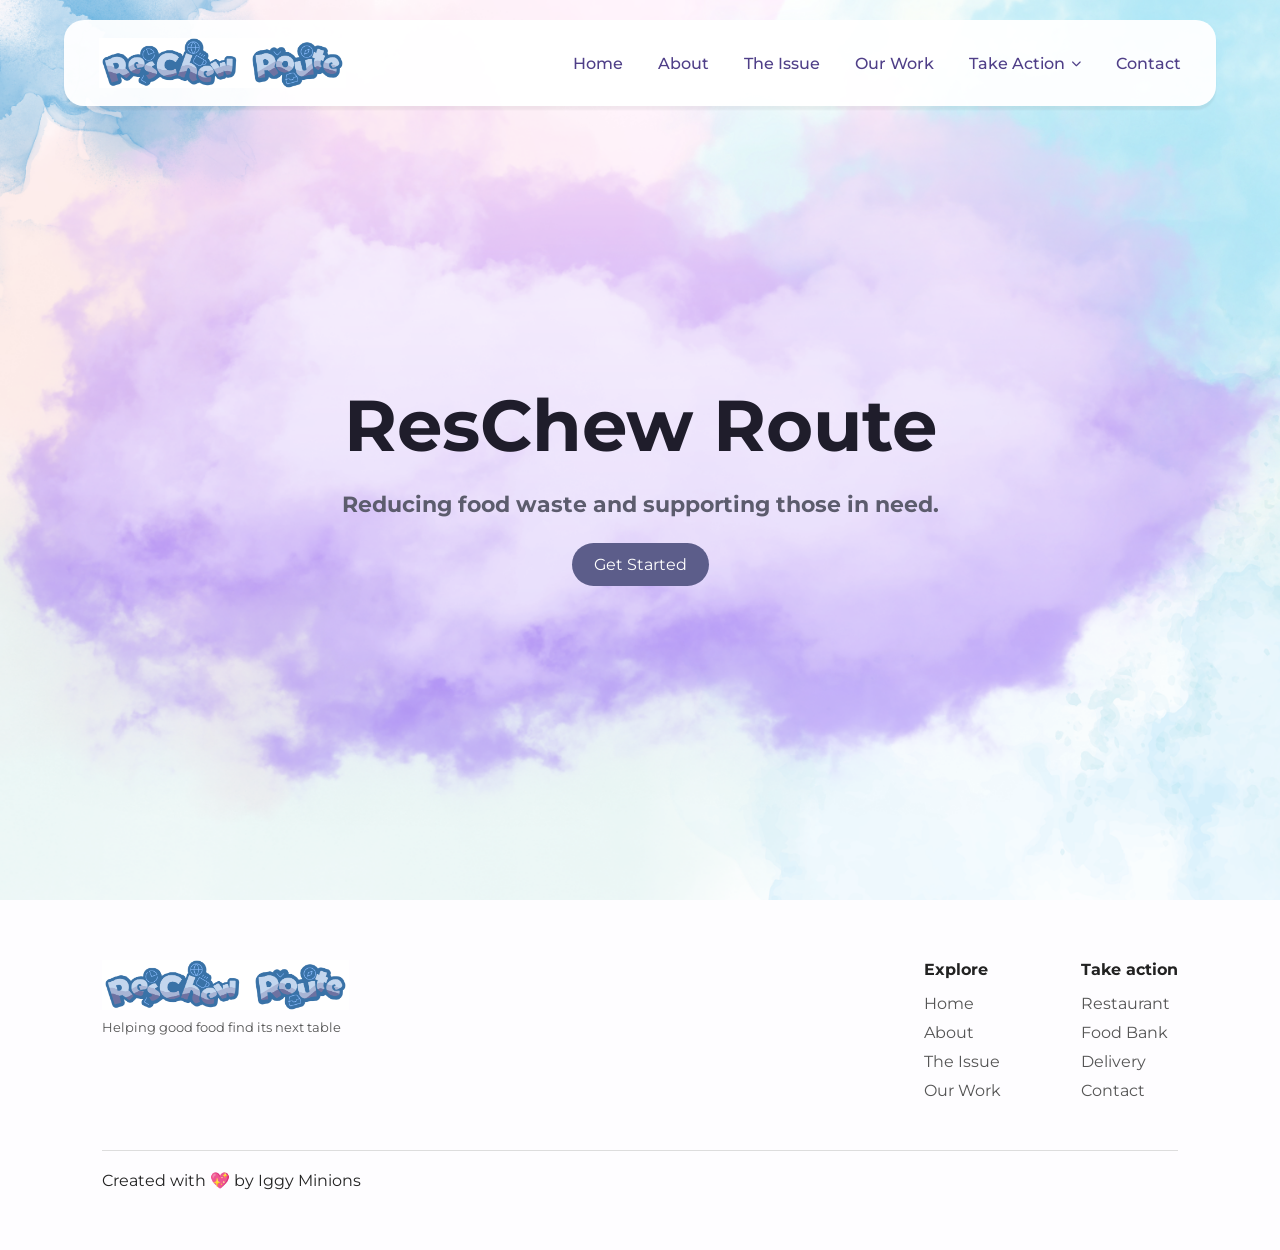
<file: templates/index.html>
<!DOCTYPE html>
<html lang="en-US">

<head>
    <meta charset="UTF-8">
    <meta name="viewport" content="width=device-width, initial-scale=1.0">
    <title>ResChew Route</title>
    <link rel="stylesheet" href="../static/style.css">
    <link href="https://fonts.googleapis.com/css2?family=Inter:wght@300;400;500;600;700;800&display=swap"
        rel="stylesheet">
    <link rel="preconnect" href="https://fonts.googleapis.com">
    <link rel="preconnect" href="https://fonts.gstatic.com" crossorigin>
    <link href="https://fonts.googleapis.com/css2?family=Montserrat:ital,wght@0,100..900;1,100..900&display=swap"
        rel="stylesheet">
    <link rel="stylesheet" href="https://cdnjs.cloudflare.com/ajax/libs/font-awesome/6.5.1/css/all.min.css">
</head>

<body>
    <header class="header">
        <nav class="navbar">
            <div class="logo">
                <img src="../imgs/Logo3.png" alt="ResChew Meal">
            </div>
            <ul class="nav-links">
                <li><a href="index.html">Home</a></li>
                <li><a href="about.html">About</a></li>
                <li><a href="issue.html">The Issue</a></li>
                <li><a href="ourwork.html">Our Work</a></li>
                <li class="dropdown">
                    <a href="#" class="dropdown-toggle">Take Action<i class="fa-solid fa-chevron-down"></i></a>
                    <ul class="dropdown-menu">
                        <li><a href="restaurant.html">Restaurant</a></li>
                        <li><a href="foodbank.html">Food Bank</a></li>
                        <li><a href="delivery.html">Delivery</a></li>
                    </ul>
                </li>
                <li><a href="contact.html">Contact</a></li>
            </ul>
        </nav>
    </header>
    <main>
        <section class="hero">
            <div class="hero-content">
                <h1>
                    ResChew Route
                    <br>
                </h1>
                <h4>
                    Reducing food waste and supporting those in need.
                </h4>
                <br><br>
                <a href="about.html">Get Started</a>
            </div>
        </section>
    </main>
    <footer>
        <div class="footer-container">
            <div class="footer-logo">
                <img src="../imgs/Logo3.png" alt="ResChew Meal">
                <p>Helping good food find its next table</p>
            </div>
            <div class="footer-links">
                <div>
                    <h4>Explore</h4>
                    <a href="index.html">Home</a>
                    <a href="about.html">About</a>
                    <a href="issue.html">The Issue</a>
                    <a href="ourwork.html">Our Work</a>
                </div>

                <div>
                    <h4>Take action</h4>
                    <a href="restaurant.html">Restaurant</a>
                    <a href="foodbank.html">Food Bank</a>
                    <a href="delivery.html">Delivery</a>
                    <a href="contact.html">Contact</a>
                </div>
            </div>
        </div>
        <hr>
        <p class="creator">
            Created with 💖 by Iggy Minions
        </p>
    </footer>

</body>

</html>
</file>
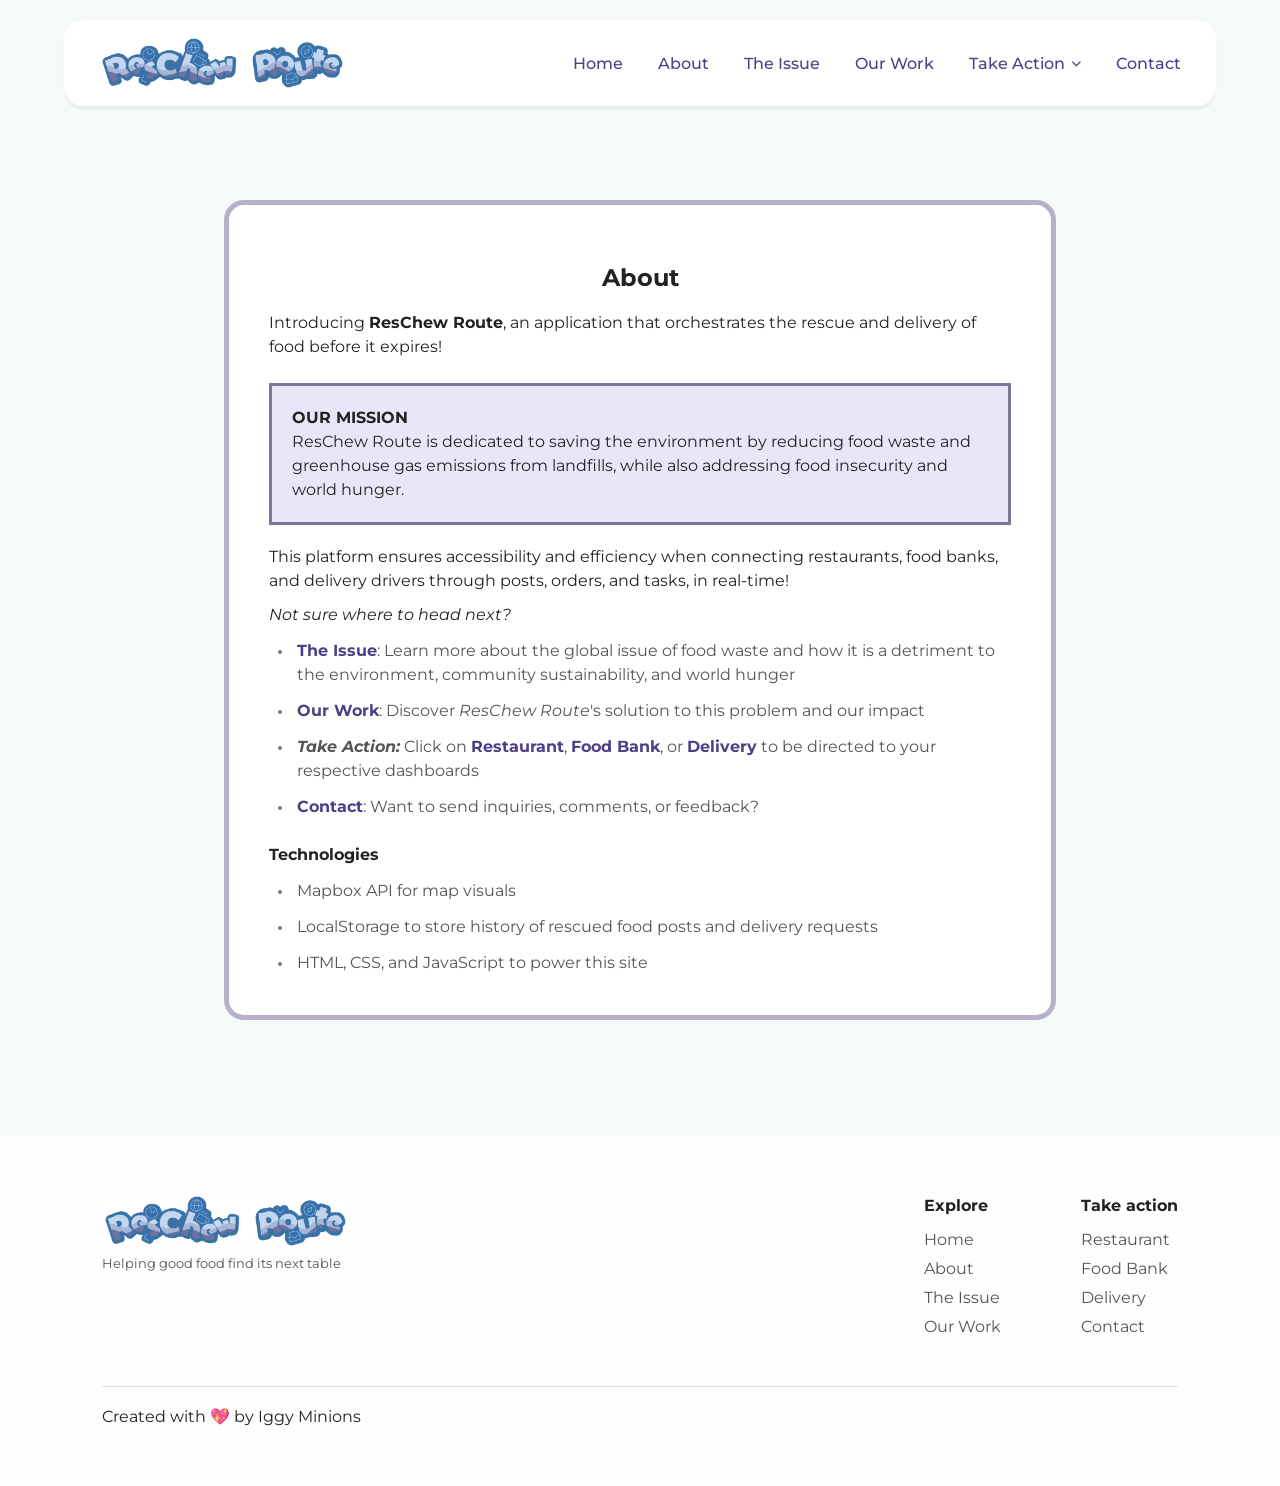
<file: templates/about.html>
<!DOCTYPE html>
<html lang="en-US">

<head>
    <meta charset="UTF-8">
    <meta name="viewport" content="width=device-width, initial-scale=1.0">
    <title>ResChew Route</title>
    <link rel="stylesheet" href="../static/style.css">
    <link href="https://fonts.googleapis.com/css2?family=Inter:wght@300;400;500;600;700;800&display=swap"
        rel="stylesheet">
    <link rel="preconnect" href="https://fonts.googleapis.com">
    <link rel="preconnect" href="https://fonts.gstatic.com" crossorigin>
    <link href="https://fonts.googleapis.com/css2?family=Montserrat:ital,wght@0,100..900;1,100..900&display=swap"
        rel="stylesheet">
    <link rel="stylesheet" href="https://cdnjs.cloudflare.com/ajax/libs/font-awesome/6.5.1/css/all.min.css">
</head>

<body>
    <header class="header">
        <nav class="navbar">
            <div class="logo">
                <img src="../imgs/Logo3.png" alt="ResChew Meal">
            </div>
            <ul class="nav-links">
                <li><a href="index.html">Home</a></li>
                <li><a href="about.html">About</a></li>
                <li><a href="issue.html">The Issue</a></li>
                <li><a href="ourwork.html">Our Work</a></li>
                <li class="dropdown">
                    <a href="#" class="dropdown-toggle">Take Action<i class="fa-solid fa-chevron-down"></i></a>
                    <ul class="dropdown-menu">
                        <li><a href="restaurant.html">Restaurant</a></li>
                        <li><a href="foodbank.html">Food Bank</a></li>
                        <li><a href="delivery.html">Delivery</a></li>
                    </ul>
                </li>
                <li><a href="contact.html">Contact</a></li>
            </ul>
        </nav>
    </header>
    <div class="guide">
        <h2>About</h2>
        <p>Introducing <strong>ResChew Route</strong>, an application that orchestrates the rescue and delivery of food before it expires!</p>
        <br>
        <div class="imp-notice">
            <p>
                <strong>OUR MISSION</strong><br>
                ResChew Route is dedicated to saving the environment by reducing food waste and greenhouse gas emissions from landfills, while also addressing food insecurity and world hunger. 
            </p>
        </div>
        <p>This platform ensures accessibility and efficiency when connecting restaurants, food banks, and delivery drivers through posts, orders, and tasks, in real-time!</p>
        <div class="about-next-steps">
            <p><em>Not sure where to head next?</em></p>
            <ul class="jot-points">
                <li><strong><a href="issue.html">The Issue</a></strong>: Learn more about the global issue of food waste and how it is a detriment to the environment, community sustainability, and world hunger</li>
                <li><strong><a href="ourwork.html">Our Work</a></strong>: Discover <em>ResChew Route</em>'s solution to this problem and our impact</li>
                <li><strong><em>Take Action:</em></strong> Click on <strong><a href="restaurant.html">Restaurant</a></strong>, <strong><a href="foodbank.html">Food Bank</a></strong>, or <strong><a href="delivery.html">Delivery</a></strong> to be directed to your respective dashboards</li>
                <li><strong><a href="contact.html">Contact</a></strong>: Want to send inquiries, comments, or feedback?</li>
            </ul>
        </div>
        <br>
        <p><strong>Technologies</strong></p>
        <ul class="jot-points">
            <li>Mapbox API for map visuals</li>
            <li>LocalStorage to store history of rescued food posts and delivery requests</li>
            <li>HTML, CSS, and JavaScript to power this site</li>
        </ul>
    </div>
    <br><br><br><br>
    <footer>
        <div class="footer-container">
            <div class="footer-logo">
                <img src="../imgs/Logo3.png" alt="ResChew Meal">
                <p>Helping good food find its next table</p>
            </div>
            <div class="footer-links">
                <div>
                    <h4>Explore</h4>
                    <a href="index.html">Home</a>
                    <a href="about.html">About</a>
                    <a href="issue.html">The Issue</a>
                    <a href="ourwork.html">Our Work</a>
                </div>

                <div>
                    <h4>Take action</h4>
                    <a href="restaurant.html">Restaurant</a>
                    <a href="foodbank.html">Food Bank</a>
                    <a href="delivery.html">Delivery</a>
                    <a href="contact.html">Contact</a>
                </div>
            </div>
        </div>
        <hr>
        <p class="creator">
            Created with 💖 by Iggy Minions 
        </p>
    </footer>

</body>

</html>
</file>
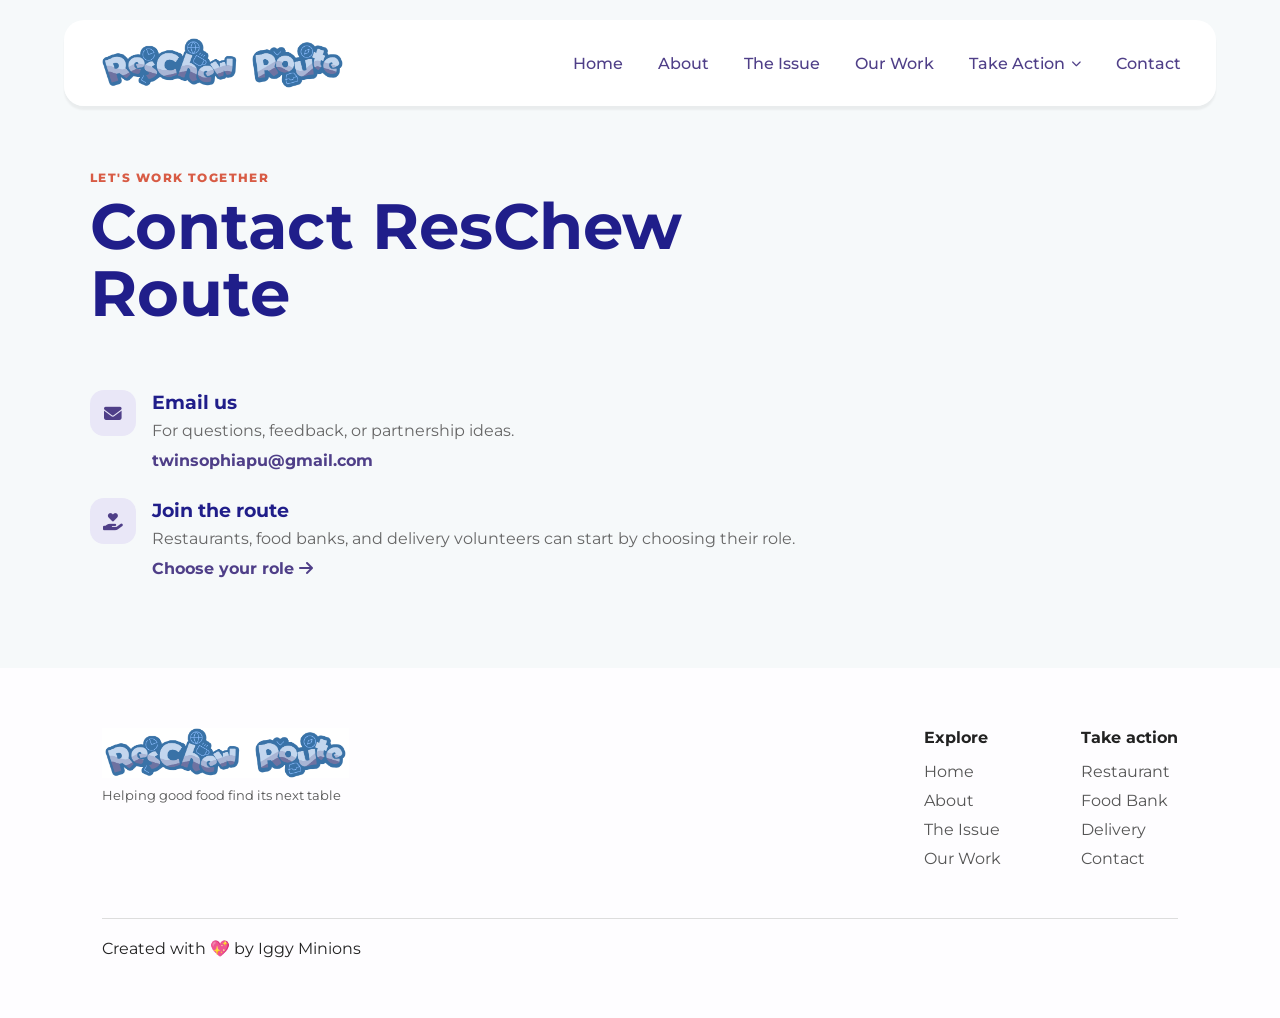
<file: templates/contact.html>
<!DOCTYPE html>
<html lang="en-US">

<head>
    <meta charset="UTF-8">
    <meta name="viewport" content="width=device-width, initial-scale=1.0">
    <title>ResChew Route</title>
    <link rel="stylesheet" href="../static/style.css">
    <link href="https://fonts.googleapis.com/css2?family=Inter:wght@300;400;500;600;700;800&display=swap"
        rel="stylesheet">
    <link rel="preconnect" href="https://fonts.googleapis.com">
    <link rel="preconnect" href="https://fonts.gstatic.com" crossorigin>
    <link href="https://fonts.googleapis.com/css2?family=Montserrat:ital,wght@0,100..900;1,100..900&display=swap"
        rel="stylesheet">
    <link rel="stylesheet" href="https://cdnjs.cloudflare.com/ajax/libs/font-awesome/6.5.1/css/all.min.css">
</head>

<body>
    <header class="header">
        <nav class="navbar">
            <div class="logo">
                <img src="../imgs/Logo3.png" alt="ResChew Meal">
            </div>
            <ul class="nav-links">
                <li><a href="index.html">Home</a></li>
                <li><a href="about.html">About</a></li>
                <li><a href="issue.html">The Issue</a></li>
                <li><a href="ourwork.html">Our Work</a></li>
                <li class="dropdown">
                    <a href="#" class="dropdown-toggle">Take Action<i class="fa-solid fa-chevron-down"></i></a>
                    <ul class="dropdown-menu">
                        <li><a href="restaurant.html">Restaurant</a></li>
                        <li><a href="foodbank.html">Food Bank</a></li>
                        <li><a href="delivery.html">Delivery</a></li>
                    </ul>
                </li>
                <li><a href="contact.html">Contact</a></li>
            </ul>
        </nav>
    </header>
    <main class="contact-page">
        <section class="contact-intro">
            <p class="eyebrow">Let's work together</p>
            <h1>Contact ResChew Route</h1>
        </section>

        <section class="contact-layout" aria-label="Contact information">
            <div class="contact-details">
                <div class="contact-detail">
                    <span class="contact-icon"><i class="fa-solid fa-envelope" aria-hidden="true"></i></span>
                    <div>
                        <h2>Email us</h2>
                        <p>For questions, feedback, or partnership ideas.</p>
                        <a href="mailto:twinsophiapu@gmail.com">twinsophiapu@gmail.com</a>
                    </div>
                </div>
                <div class="contact-detail">
                    <span class="contact-icon"><i class="fa-solid fa-hand-holding-heart" aria-hidden="true"></i></span>
                    <div>
                        <h2>Join the route</h2>
                        <p>Restaurants, food banks, and delivery volunteers can start by choosing their role.</p>
                        <a href="restaurant.html">Choose your role <i class="fa-solid fa-arrow-right" aria-hidden="true"></i></a>
                    </div>
                </div>
            </div>
        </section>
    </main>
    <footer>
        <div class="footer-container">
            <div class="footer-logo">
                <img src="../imgs/Logo3.png" alt="ResChew Meal">
                <p>Helping good food find its next table</p>
            </div>
            <div class="footer-links">
                <div>
                    <h4>Explore</h4>
                    <a href="index.html">Home</a>
                    <a href="about.html">About</a>
                    <a href="issue.html">The Issue</a>
                    <a href="ourwork.html">Our Work</a>
                </div>

                <div>
                    <h4>Take action</h4>
                    <a href="restaurant.html">Restaurant</a>
                    <a href="foodbank.html">Food Bank</a>
                    <a href="delivery.html">Delivery</a>
                    <a href="contact.html">Contact</a>
                </div>
            </div>
        </div>
        <hr>
        <p class="creator">
            Created with 💖 by Iggy Minions 
        </p>
    </footer>

</body>

</html>
</file>
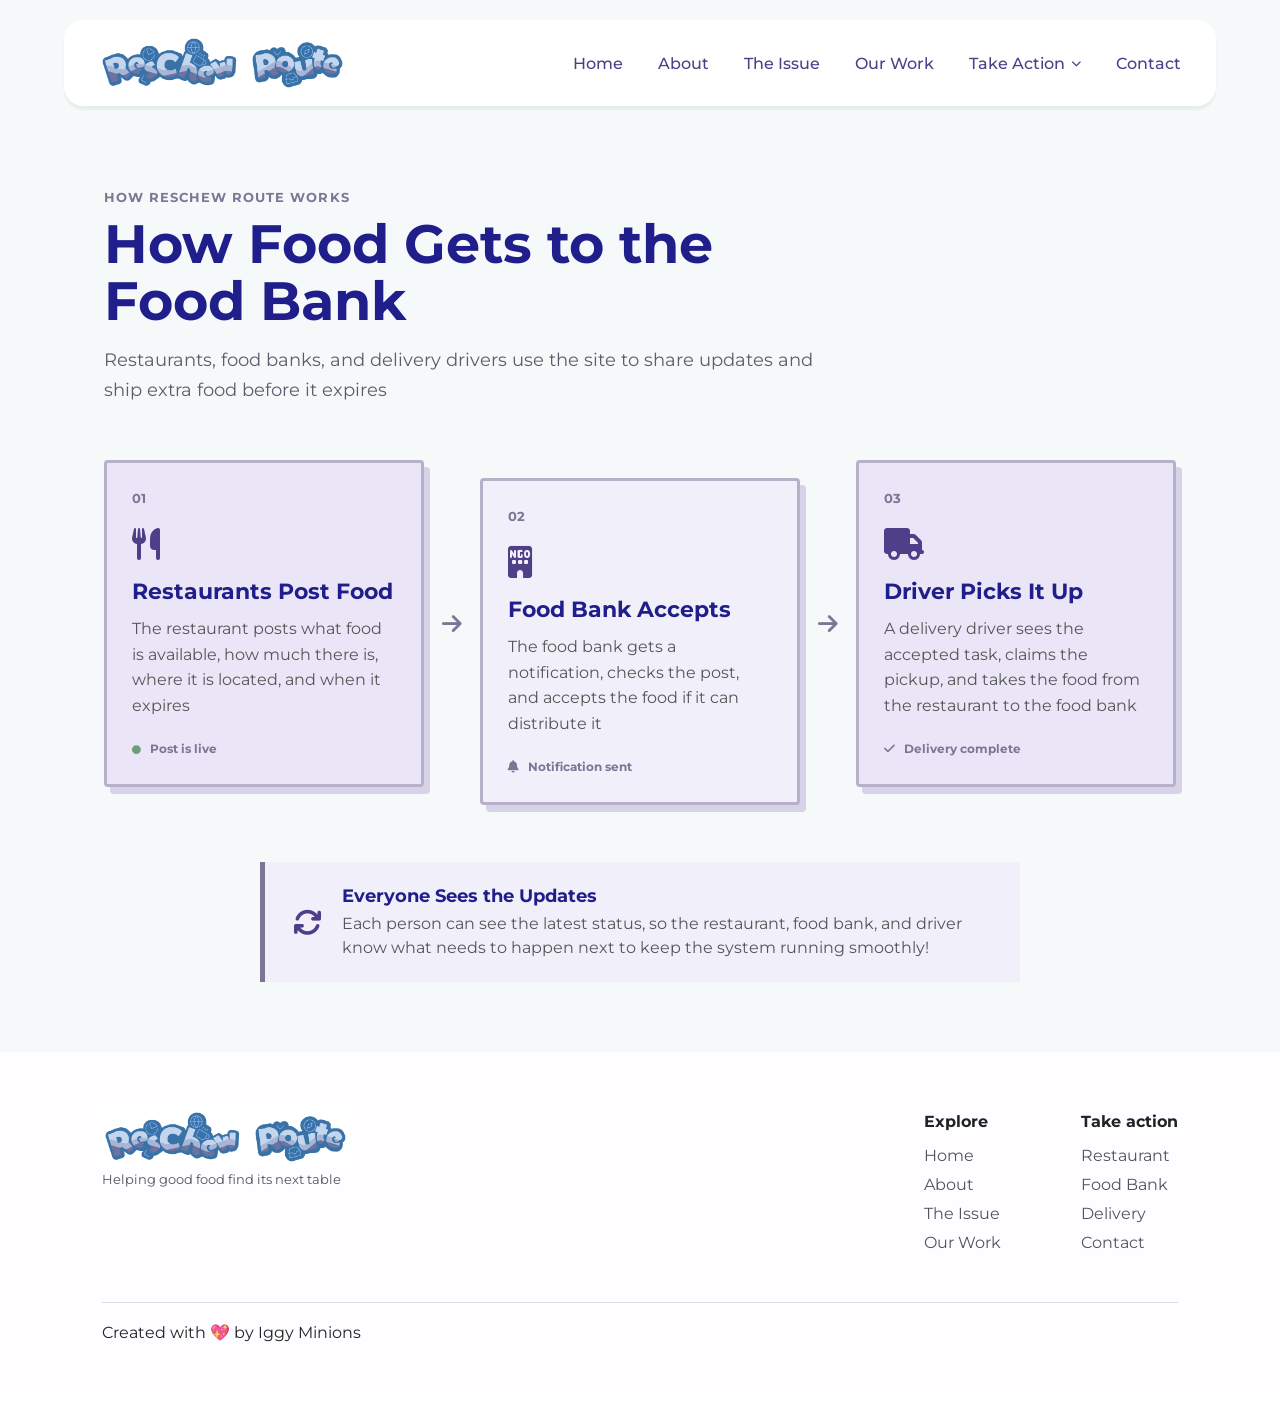
<file: templates/ourwork.html>
<!DOCTYPE html>
<html lang="en-US">

<head>
    <meta charset="UTF-8">
    <meta name="viewport" content="width=device-width, initial-scale=1.0">
    <title>ResChew Route</title>
    <link rel="stylesheet" href="../static/style.css">
    <link href="https://fonts.googleapis.com/css2?family=Inter:wght@300;400;500;600;700;800&display=swap"
        rel="stylesheet">
    <link rel="preconnect" href="https://fonts.googleapis.com">
    <link rel="preconnect" href="https://fonts.gstatic.com" crossorigin>
    <link href="https://fonts.googleapis.com/css2?family=Montserrat:ital,wght@0,100..900;1,100..900&display=swap"
        rel="stylesheet">
    <link rel="stylesheet" href="https://cdnjs.cloudflare.com/ajax/libs/font-awesome/6.5.1/css/all.min.css">
</head>

<body>
    <header class="header">
        <nav class="navbar">
            <div class="logo">
                <img src="../imgs/Logo3.png" alt="ResChew Meal">
            </div>
            <ul class="nav-links">
                <li><a href="index.html">Home</a></li>
                <li><a href="about.html">About</a></li>
                <li><a href="issue.html">The Issue</a></li>
                <li><a href="ourwork.html">Our Work</a></li>
                <li class="dropdown">
                    <a href="#" class="dropdown-toggle">Take Action<i class="fa-solid fa-chevron-down"></i></a>
                    <ul class="dropdown-menu">
                        <li><a href="restaurant.html">Restaurant</a></li>
                        <li><a href="foodbank.html">Food Bank</a></li>
                        <li><a href="delivery.html">Delivery</a></li>
                    </ul>
                </li>
                <li><a href="contact.html">Contact</a></li>
            </ul>
        </nav>
    </header>
    <main class="work-page">
        <section class="work-intro">
            <p class="work-kicker">How ResChew Route Works</p>
            <h1>How Food Gets to the Food Bank</h1>
            <p>Restaurants, food banks, and delivery drivers use the site to share updates and ship extra food before it expires</p>
        </section>

        <section class="work-flow" aria-label="Food rescue process">
            <article class="work-step">
                <div class="work-step-number">01</div>
                <i class="fa-solid fa-utensils work-step-icon"></i>
                <h2>Restaurants Post Food</h2>
                <p>The restaurant posts what food is available, how much there is, where it is located, and when it expires</p>
                <span class="work-status"><i class="fa-solid fa-circle"></i> Post is live</span>
            </article>
            <div class="work-connector" aria-hidden="true"><i class="fa-solid fa-arrow-right"></i></div>
            <article class="work-step">
                <div class="work-step-number">02</div>
                <i class="fa-solid fa-building-ngo work-step-icon"></i>
                <h2>Food Bank Accepts</h2>
                <p>The food bank gets a notification, checks the post, and accepts the food if it can distribute it</p>
                <span class="work-status"><i class="fa-solid fa-bell"></i> Notification sent</span>
            </article>
            <div class="work-connector" aria-hidden="true"><i class="fa-solid fa-arrow-right"></i></div>
            <article class="work-step">
                <div class="work-step-number">03</div>
                <i class="fa-solid fa-truck work-step-icon"></i>
                <h2>Driver Picks It Up</h2>
                <p>A delivery driver sees the accepted task, claims the pickup, and takes the food from the restaurant to the food bank</p>
                <span class="work-status"><i class="fa-solid fa-check"></i> Delivery complete</span>
            </article>
        </section>

        <section class="work-callout">
            <i class="fa-solid fa-arrows-rotate"></i>
            <div>
                <h2>Everyone Sees the Updates</h2>
                <p>Each person can see the latest status, so the restaurant, food bank, and driver know what needs to happen next to keep the system running smoothly!</p>
            </div>
        </section>
    </main>
    <footer>
        <div class="footer-container">
            <div class="footer-logo">
                <img src="../imgs/Logo3.png" alt="ResChew Meal">
                <p>Helping good food find its next table</p>
            </div>
            <div class="footer-links">
                <div>
                    <h4>Explore</h4>
                    <a href="index.html">Home</a>
                    <a href="about.html">About</a>
                    <a href="issue.html">The Issue</a>
                    <a href="ourwork.html">Our Work</a>
                </div>

                <div>
                    <h4>Take action</h4>
                    <a href="restaurant.html">Restaurant</a>
                    <a href="foodbank.html">Food Bank</a>
                    <a href="delivery.html">Delivery</a>
                    <a href="contact.html">Contact</a>
                </div>
            </div>
        </div>
        <hr>
        <p class="creator">
            Created with 💖 by Iggy Minions 
        </p>
    </footer>

</body>

</html>
</file>
<file: static/style.css>
* {
    margin: 0;
    padding: 0;
    box-sizing: border-box;
}

body {
    font-family: "Montserrat", sans-serif;
    color: #222;
    background: #f6f9fa;
}

a {
    text-decoration: none;
    color: inherit;
}

ul {
    list-style: none;
}

.header {
    position: fixed;
    top: 20px;
    left: 50%;
    transform: translateX(-50%);
    width: 90%;
    max-width: 1200px;
    z-index: 1000;
}

.navbar {
    display: flex;
    justify-content: space-between;
    align-items: center;
    padding: 18px 35px;
    background: #fffffff2;
    border-radius: 20px;
    box-shadow: 0 4px 2px rgba(0, 0, 0, .05);
}

.logo {
    display: flex;
    align-items: center;
    gap: 10px;
    font-size: 22px;
    font-weight: 700;
    color: #201e8a;
}

.logo i {
    font-size: 24px;
}

.nav-links {
    display: flex;
    gap: 35px;
}

.nav-links a {
    font-weight: 500;
    transition: .5s;
    color: #4f3f88;
}

.nav-links a:hover {
    color: #180d35;
    font-weight: bold;
}

footer {
    padding: 60px 8%;
    background: #fefdff;
}

.footer-container {
    display: flex;
    justify-content: space-between;
    flex-wrap: wrap;
    gap: 50px;
}

.footer-logo {
    display: flex;
    flex-direction: column;
    align-items: flex-start;
    gap: 8px;
    color: #251e8a;
}

.footer-logo p {
    margin: 0;
    font-size: 13px;
    font-weight: 400;
    line-height: 1.4;
    color: #555;
}

.footer-links {
    display: flex;
    gap: 80px;
}

.footer-links h4 {
    margin-bottom: 15px;
}

.footer-links a {
    display: block;
    margin-bottom: 10px;
    color: #555;
}

.footer-links a:hover {
    color: #1e208a;
}

hr {
    margin: 40px 0 20px;
    border: none;
    border-top: 1px solid #ddd;
}

.copyright {
    text-align: center;
    color: #777;
}

.hero {
    min-height: 100vh;
    width: 100%;
    display: flex;
    justify-content: center;
    align-items: center;
    text-align: center;
    padding: 120px 10% 60px;
    
    background-image: url("../imgs/backgroundfinal.png");
    
    background-size: cover;
    background-position: center;
    background-repeat: no-repeat;
}

.hero-content {
    max-width: 900px;
}

.hero h1 {
    font-size: 4.5rem;
    line-height: 1.1;
    font-weight: 700;
    color: #1f1d2b;
    margin-bottom: 25px;
}

.hero h4 {
    font-size: 1.35rem;
    color: #5c5c6d;
}

.hero-content>a {
    background: #5c5d8a;
    color: #ffffff;
    padding: 12px 22px;
    border-radius: 25px;
    transition: .3s;
}

.hero-content>a:hover {
    background: #080d58;
    transform: translateY(-2px);
}

.dashboard-container {
    display: flex;
    gap: 30px;
    padding: 200px 40px 40px;
    max-width: 1400px;
    width: 90%;
    margin: 0 auto;
}

.dropdown {
    position: relative;
}

.dropdown-toggle {
    display: flex;
    align-items: center;
    gap: 6px;
}

.dropdown-toggle i {
    font-size: 10px;
    transition: transform 0.3s ease;
}

.dropdown-menu {
    position: absolute;
    top: calc(100% + 12px);
    right: 0;
    min-width: 170px;
    padding: 10px;
    background: #ffffff;
    border-radius: 14px;
    box-shadow: 0 8px 25px rgba(0, 0, 0, 0.12);
    opacity: 0;
    visibility: hidden;
    transform: translateY(-8px);
    transition: all 0.25s ease;
}

.dropdown-menu li {
    width: 100%;
}

.dropdown-menu a {
    display: block;
    padding: 10px 14px;
    border-radius: 10px;
    color: #4f3f88;
    font-weight: 500;
}

.dropdown-menu a:hover {
    background: #f1eff9;
    color: #201e8a;
}

.dropdown:hover .dropdown-menu {
    opacity: 1;
    visibility: visible;
    transform: translateY(0);
}

.dropdown:hover .dropdown-toggle i {
    transform: rotate(180deg);
}

.restaurant-layout {
    display: flex;
    min-height: 100vh;
    padding-top: 120px;
}

.restaurant-sidebar {
    width: 240px;
    min-height: calc(100vh - 120px);
    padding: 30px 20px;
    background: #ffffff;
    border-right: 1px solid #e8e8e8;
    border-radius: 10px;
}

.sidebar-title {
    display: flex;
    align-items: center;
    gap: 10px;
    padding: 0 15px;
    margin-bottom: 35px;

    font-size: 20px;
    font-weight: 700;
    color: #201e8a;
}

.sidebar-title i {
    font-size: 22px;
}

.sidebar-nav {
    display: flex;
    flex-direction: column;
    gap: 8px;
}

.sidebar-link {
    display: flex;
    align-items: center;
    gap: 14px;

    padding: 13px 15px;
    border-radius: 12px;

    color: #555;
    font-weight: 500;

    transition: 0.2s ease;
}

.sidebar-link i {
    width: 20px;
    text-align: center;
}

.sidebar-link:hover {
    background: #f1eff9;
    color: #201e8a;
}

.sidebar-link.active {
    background: #e9e7f7;
    color: #201e8a;
    font-weight: 600;
}

.restaurant-content {
    flex: 1;
    padding: 40px;
}

.dashboard-page > .eyebrow,
.dashboard-welcome > .eyebrow {
    margin: 0;
}

.dashboard-page > h1,
.dashboard-welcome > h1 {
    margin: 4px 0 12px;
    color: #201e8a;
    font-size: clamp(2.2rem, 4vw, 3.1rem);
    line-height: 1.05;
}

.dashboard-page > h1 + p,
.dashboard-welcome > h1 + p {
    margin: 0;
    color: #4f3f88;
    font-size: 1.2rem;
    line-height: 1.4;
}

.dashboard-page p {
    margin: 0;
    color: #666;
}

.dashboard-welcome {
    margin-bottom: 42px;
}

.dashboard-impact {
    display: grid;
    grid-template-columns: minmax(170px, 205px) minmax(0, 1fr);
    align-items: center;
    gap: 22px 26px;
    max-width: 850px;
}

.dashboard-stat-card {
    min-height: 112px;
    padding: 20px 22px;
    border: 3px solid #4f3f88;
    border-radius: 14px 20px 16px 12px;
    background: #ffffff;
    box-shadow: 7px 7px 0 #e8e3f1;
}

.dashboard-stat-card strong {
    display: block;
    margin-bottom: 2px;
    color: #201e8a;
    font-size: clamp(2rem, 4vw, 2.7rem);
    line-height: 1;
}

.dashboard-stat-label,
.dashboard-stat-detail {
    display: block;
}

.dashboard-stat-label {
    color: #201e8a;
    font-size: 1.1rem;
    font-weight: 600;
}

.dashboard-stat-detail {
    margin-top: 6px;
    color: #777;
    font-size: 12px;
}

.dashboard-impact-copy {
    max-width: 500px;
    color: #4f3f88 !important;
    font-size: 1.15rem;
    line-height: 1.45;
}

@media (max-width: 600px) {
    .restaurant-content {
        padding: 30px 22px;
    }

    .dashboard-welcome {
        margin-bottom: 32px;
    }

    .dashboard-impact {
        grid-template-columns: minmax(0, 1fr);
        gap: 16px;
    }

    .dashboard-stat-card {
        width: min(100%, 220px);
    }

    .dashboard-impact-copy {
        font-size: 1.05rem;
    }
}

.hidden {
    display: none;
}

.post-header {
    margin-bottom: 25px;
}

.post-header h1 {
    margin-bottom: 8px;
}

.post-header p {
    color: #666;
}

.post-container {
    display: flex;
    gap: 25px;
    width: 100%;
    height: 600px;
}

.post-map-container {
    flex: 1;
    min-width: 0;
    border-radius: 16px;
    overflow: hidden;
    background: #ddd;
}

.post-map-container #map {
    width: 100%;
    height: 100%;
}

.post-form {
    width: 350px;
    padding: 25px;
    background: #ffffff;
    border-radius: 16px;
    box-shadow: 0 4px 20px rgba(0, 0, 0, 0.06);
    overflow-y: auto;
}

.post-form h2 {
    margin-bottom: 25px;
    font-size: 22px;
    color: #201e8a;
}

.form-group {
    margin-bottom: 20px;
}

.form-group label {
    display: block;
    margin-bottom: 8px;
    font-size: 14px;
    font-weight: 600;
    color: #444;
}

.form-group label i {
    margin-right: 6px;
    color: #4f3f88;
}

.form-group input,
.form-group textarea {
    width: 100%;
    padding: 11px 13px;
    border: 1px solid #ddd;
    border-radius: 10px;
    font-family: inherit;
    font-size: 14px;
    outline: none;
    transition: 0.2s;
}

.form-group input:focus,
.form-group textarea:focus {
    border-color: #4f3f88;
    box-shadow: 0 0 0 3px rgba(79, 63, 136, 0.08);
}

.form-group textarea {
    resize: vertical;
}

.location-search-row,
.coordinate-fields {
    display: flex;
    gap: 6px;
}

.location-search-row input,
.coordinate-fields input {
    min-width: 0;
    flex: 1;
}

.location-search-btn {
    width: 42px;
    flex: 0 0 42px;
    border: 0;
    border-radius: 9px;
    background: #5c5d8a;
    color: #fff;
    cursor: pointer;
}

.location-search-btn:hover {
    background: #080d58;
}

.location-status {
    min-height: 18px;
    margin-top: 6px;
    color: #4f3f88;
    font-size: 12px;
}

.location-status.error {
    color: #b42318;
}

#use-map-btn {
    width: 100%;
    margin-top: 8px;
    padding: 9px;
    border: none;
    border-radius: 9px;
    background: #f1eff9;
    color: #4f3f88;
    font-family: inherit;
    font-weight: 600;
    cursor: pointer;
    transition: 0.2s;
}

#use-map-btn:hover {
    background: #e4e1f3;
}

.post-button {
    width: 100%;
    padding: 13px;
    border: none;
    border-radius: 10px;
    background: #5c5d8a;
    color: white;
    font-family: inherit;
    font-size: 15px;
    font-weight: 600;
    cursor: pointer;
    transition: 0.2s;
}

.post-button:hover {
    background: #080d58;
    transform: translateY(-1px);
}

.eyebrow {
    color: #d85c45 !important;
    font-size: 12px !important;
    font-weight: 800;
    letter-spacing: 0.12em;
    text-transform: uppercase;
}

.delivery-workspace {
    display: grid;
    grid-template-columns: minmax(0, 1.15fr) minmax(320px, 0.85fr);
    gap: 24px;
    min-height: 590px;
}

.delivery-map-container {
    min-height: 590px;
    overflow: hidden;
    border: 1px solid #e5e1da;
    border-radius: 14px;
    background: #e5e0d8;
}

.delivery-map-container #delivery-map {
    width: 100%;
    height: 100%;
}

.pickup-list-panel {
    padding: 22px;
    border: 1px solid #e5e1da;
    border-radius: 14px;
    background: #fff;
}

.panel-heading,
.pickup-card-top,
.history-card-header {
    display: flex;
    justify-content: space-between;
    align-items: flex-start;
    gap: 12px;
}

.panel-heading {
    padding-bottom: 16px;
    border-bottom: 1px solid #eeeae4;
}

.panel-heading h2 {
    margin: 0;
    color: #201e8a;
    font-size: 20px;
}

.panel-heading span,
.pickup-card-top span,
.notification-card span,
.post-date {
    color: #77736e;
    font-size: 12px;
}

.pickup-list,
.notification-list {
    display: grid;
    gap: 12px;
    padding-top: 16px;
}

.pickup-card,
.notification-card {
    padding: 17px;
    border: 1px solid #e8e4dd;
    border-radius: 10px;
    background: #fffdf9;
}

.pickup-card-top h3 {
    margin: 0 0 5px;
    color: #302b55;
    font-size: 17px;
}

.pickup-card-top > i {
    color: #d85c45;
    font-size: 20px;
}

.pickup-location,
.pickup-expiry {
    display: flex;
    gap: 9px;
    align-items: flex-start;
    margin: 13px 0 0;
    color: #5f5c58 !important;
    font-size: 13px !important;
    line-height: 1.4;
}

.pickup-location i,
.pickup-expiry i {
    width: 14px;
    color: #d85c45;
    text-align: center;
}

.accept-button {
    width: 100%;
    margin-top: 16px;
    padding: 11px 14px;
    border: 0;
    border-radius: 8px;
    background: #d85c45;
    color: #fff;
    font-family: inherit;
    font-weight: 700;
    cursor: pointer;
}

.accept-button:hover {
    background: #b94b38;
}

.foodbank-accept-button {
    width: auto;
    margin-top: 0;
    padding: 8px 11px;
    font-size: 12px;
    white-space: nowrap;
}

.notification-card {
    display: flex;
    gap: 15px;
    max-width: 720px;
}

.notification-card > i {
    color: #287047;
    font-size: 22px;
}

.notification-card strong {
    color: #302b55;
}

.notification-card p {
    margin: 5px 0;
}

.notification-count {
    display: inline-grid;
    min-width: 19px;
    height: 19px;
    place-items: center;
    margin-left: auto;
    border-radius: 50%;
    background: #d85c45;
    color: #fff;
    font-size: 11px;
}

.delivery-badge {
    padding: 5px 9px;
    border-radius: 12px;
    background: #eff8f1;
    color: #287047;
    font-size: 11px;
    font-weight: 700;
}

.delivery-badge-pending {
    background: #fff4df;
    color: #99661f;
}

@media (max-width: 900px) {
    .delivery-workspace {
        grid-template-columns: 1fr;
    }

    .delivery-map-container {
        min-height: 400px;
    }
}

@media (max-width: 600px) {
    .delivery-workspace {
        min-height: 0;
    }
}

.guide {
    width: 65%;
    margin: 200px auto 40px;
    display: flex;
    flex-direction: column;
    padding: 40px;
    border: 5px solid #b6b0c9;
    border-radius: 20px;
    background: white;
    font-family: "Montserrat", sans-serif;
    line-height: 1.5;
}

.guide>h2 {
    text-align: center;
    padding: 15px;
}

.imp-notice {
    border: 3px solid #7d7596;
    padding: 20px;
    background-color: #eae5f7;
    margin-bottom: 20px;
}

.issue-guide .imp-notice {
    width: 54%;
    margin-bottom: -8px;
    padding: 20px;
    border: 3px solid #7d7596;
    border-radius: 0;
    background: #eae5f7;
    position: relative;
    box-shadow: 5px 8px 14px rgba(39, 32, 72, 0.16);
    isolation: isolate;
}

.issue-intro {
    display: grid;
    grid-template-columns: 1.05fr 0.95fr;
    gap: 34px;
    align-items: center;
    margin-bottom: 34px;
}

.issue-kicker {
    margin-bottom: 8px;
    color: #7d7596;
    font-size: 0.78rem;
    font-weight: 700;
    letter-spacing: 0.08em;
    text-transform: uppercase;
}

.issue-intro h1 {
    margin-bottom: 14px;
    color: #201e8a;
    font-size: 3.5rem;
    line-height: 1;
}

.issue-intro-copy > p:last-child {
    max-width: 470px;
    color: #5c5c6d;
    font-size: 1.08rem;
    line-height: 1.7;
}

.issue-image {
    margin: 0;
    overflow: hidden;
    border: 5px solid #b6b0c9;
    border-radius: 4px;
    background: #eae5f7;
    box-shadow: 7px 9px 0 #eae5f7, 9px 11px 14px rgba(39, 32, 72, 0.14);
    transform: rotate(2deg);
}

.issue-image img {
    display: block;
    width: 100%;
    aspect-ratio: 4 / 3;
    object-fit: cover;
}

.issue-lead {
    margin: 12px 0 24px;
    color: #201e8a;
    font-size: 1.2rem;
    font-weight: 700;
}

.issue-notes {
    display: flex;
    flex-direction: column;
}

.issue-notes .imp-notice::after {
    content: "";
    position: absolute;
    top: 0;
    right: 0;
    width: 22px;
    height: 22px;
    background: rgba(255, 255, 255, 0.42);
    clip-path: polygon(0 0, 100% 0, 100% 100%);
    z-index: 1;
}

.issue-notes .imp-notice h2 {
    margin: 0 0 8px;
    color: #37315c;
    font-size: 1.15rem;
    line-height: 1.2;
}

.issue-notes .imp-notice:nth-child(odd) {
    align-self: flex-start;
    transform: rotate(-1.8deg) translateX(5px);
    z-index: 1;
}

.issue-notes .imp-notice:nth-child(even) {
    align-self: flex-end;
    margin-bottom: 20px;
    transform: rotate(1.6deg) translateX(-5px);
    z-index: 2;
}

.issue-notes .imp-notice:nth-child(1) {
    width: 56%;
    transform: rotate(-2.2deg) translate(8px, 2px);
}

.issue-notes .imp-notice:nth-child(2) {
    width: 51%;
    transform: rotate(1.2deg) translate(-12px, -4px);
}

.issue-notes .imp-notice:nth-child(3) {
    width: 58%;
    align-self: flex-end;
    margin-bottom: -12px;
    transform: rotate(-1deg) translate(-12px, -1px);
}

.issue-notes .imp-notice:nth-child(4) {
    width: 53%;
    align-self: flex-start;
    margin-bottom: 14px;
    transform: rotate(2.4deg) translate(12px, -7px);
}

.issue-notes .imp-notice:nth-child(5) {
    width: 50%;
    margin-bottom: -10px;
    transform: rotate(-2.6deg) translate(2px, 4px);
}

.issue-notes .imp-notice:nth-child(6) {
    width: 57%;
    transform: rotate(1.9deg) translate(-16px, -3px);
}

.source-note {
    margin-top: 28px;
    font-size: 0.85rem;
    color: #666;
}

.source-note a {
    color: #4f3f88;
    text-decoration: underline;
}

@media (max-width: 600px) {
    .issue-intro {
        grid-template-columns: 1fr;
        gap: 24px;
    }

    .issue-intro h1 {
        font-size: 2.4rem;
    }

    .issue-image {
        max-width: 92%;
        justify-self: center;
    }

    .issue-notes .imp-notice:nth-child(n) {
        width: 100%;
        margin-bottom: 20px;
        transform: none;
    }
}

.guide>h3 {
    padding: 10px;
    text-align: center;
}

.guide>h4 {
    margin-top: 20px;
    text-align: left;
    padding: 5px;
    padding-left: 0px;

    font-size: 1.07rem;
}

.about-next-steps {
    margin-top: 10px;
}

.jot-points {
    display: grid;
    gap: 12px;
    margin-top: 12px;
    padding-left: 24px;
    list-style: disc;
}

.jot-points li {
    padding-left: 4px;
    color: #555;
}

.jot-points li::marker {
    color: #7d7596;
    font-size: 0.8em;
}

.jot-points a {
    color: #4f3f88;
}

.jot-points a:hover {
    color: #201e8a;
    text-decoration: underline;
}

.work-page {
    max-width: 1200px;
    margin: 0 auto;
    padding: 190px 5% 70px;
}

.work-intro {
    max-width: 720px;
    margin-bottom: 55px;
}

.work-kicker {
    margin-bottom: 10px;
    color: #7d7596;
    font-size: 0.8rem;
    font-weight: 700;
    letter-spacing: 0.08em;
    text-transform: uppercase;
}

.work-intro h1 {
    margin-bottom: 16px;
    color: #201e8a;
    font-size: 3.4rem;
    line-height: 1.05;
}

.work-intro > p:last-child {
    color: #5c5c6d;
    font-size: 1.1rem;
    line-height: 1.7;
}

.work-flow {
    display: flex;
    align-items: stretch;
    gap: 18px;
}

.work-step {
    flex: 1;
    min-width: 0;
    padding: 28px 25px;
    border: 3px solid #b6b0c9;
    border-radius: 4px;
    background: #eae5f7;
    box-shadow: 6px 7px 0 #d8d2e8;
}

.work-step:nth-of-type(2) {
    transform: translateY(18px);
    background: #f1eff9;
}

.work-step-number {
    margin-bottom: 22px;
    color: #7d7596;
    font-size: 0.8rem;
    font-weight: 700;
}

.work-step-icon {
    margin-bottom: 18px;
    color: #4f3f88;
    font-size: 2rem;
}

.work-step h2 {
    margin-bottom: 12px;
    color: #201e8a;
    font-size: 1.35rem;
}

.work-step p {
    min-height: 105px;
    color: #555;
    line-height: 1.6;
}

.work-status {
    display: block;
    margin-top: 20px;
    color: #7d7596;
    font-size: 0.78rem;
    font-weight: 700;
}

.work-status i {
    margin-right: 6px;
}

.work-status .fa-circle {
    color: #6b9f78;
    font-size: 0.55rem;
}

.work-connector {
    align-self: center;
    color: #7d7596;
    font-size: 1.4rem;
}

.work-callout {
    display: flex;
    align-items: center;
    gap: 20px;
    max-width: 760px;
    margin: 75px auto 0;
    padding: 22px 28px;
    border-left: 5px solid #7d7596;
    background: #f1eff9;
}

.work-callout > i {
    color: #4f3f88;
    font-size: 1.8rem;
}

.work-callout h2 {
    margin-bottom: 5px;
    color: #201e8a;
    font-size: 1.15rem;
}

.work-callout p {
    color: #555;
    line-height: 1.5;
}

@media (max-width: 800px) {
    .work-flow {
        flex-direction: column;
    }

    .work-step:nth-of-type(2) {
        transform: none;
    }

    .work-step p {
        min-height: 0;
    }

    .work-connector {
        transform: rotate(90deg);
    }
}

@media (max-width: 600px) {
    .work-page {
        padding-top: 150px;
    }

    .work-intro h1 {
        font-size: 2.4rem;
    }
}

.history-header {
    margin-bottom: 25px;
}

.history-header h1 {
    margin-bottom: 8px;
}

.history-list {
    display: flex;
    flex-direction: column;
    gap: 15px;
}

.history-card {
    background: white;
    border-radius: 6px;
    padding: 22px;
    border: 1px solid #eeeeee;
}

.history-card-header {
    display: flex;
    justify-content: space-between;
    align-items: flex-start;
    margin-bottom: 20px;
}

.history-card-header h2 {
    margin-bottom: 5px;
    color: #000000;
    font-size: 18px;
}

.post-date {
    font-size: 12px;
    color: #888;
}

.history-details {
    display: grid;
    grid-template-columns: repeat(3, 1fr);
    gap: 15px;
}

.history-detail {
    display: flex;
    align-items: flex-start;
    gap: 10px;
    padding: 12px;
    background: #f6f5f8;
    border-radius: 10px;
}

.history-detail i {
    color: #4f3f88;
    margin-top: 3px;
}

.history-detail span {
    display: block;
    font-size: 12px;
    color: #888;
    margin-bottom: 4px;
}

.history-notes {
    display: flex;
    gap: 8px;
    align-items: flex-start;
    margin-top: 15px;
    padding-top: 15px;
    border-top: 1px solid #eee;
    color: #666;
    font-size: 14px;
}

.history-notes i {
    color: #4f3f88;
    margin-top: 3px;
}

.delete-post-btn, .delete-request-btn {
    border: none;
    background: #fceeee;
    color: #b33a3a;
    padding: 5px 7px;
    border-radius: 9px;
    font-family: inherit;
    font-weight: 600;
    cursor: pointer;
    transition: 0.2s;
}

.delete-post-btn:hover {
    background: #f8dcdc;
}

.empty-history {
    text-align: center;
    padding: 70px 20px;
    background: white;
    border-radius: 16px;
    color: #777;
}

.empty-history i {
    font-size: 40px;
    color: #b6b0c9;
    margin-bottom: 15px;
}

.empty-history h3 {
    margin-bottom: 8px;
    color: #444;
}

.empty-history p {
    color: #888;
}

.mapboxgl-popup-content {
    font-family: "Montserrat", sans-serif;
}

.contact-page {
    max-width: 1180px;
    margin: 0 auto;
    padding: 170px 40px 90px;
}

.contact-intro {
    max-width: 720px;
    margin-bottom: 55px;
}

.contact-intro h1 {
    margin: 8px 0 18px;
    color: #201e8a;
    font-size: clamp(2.5rem, 5vw, 4.2rem);
    line-height: 1.05;
}

.contact-layout {
    max-width: 720px;
}

.contact-details {
    display: grid;
    gap: 28px;
    padding-top: 8px;
}

.contact-detail {
    display: flex;
    gap: 16px;
    align-items: flex-start;
}

.contact-icon {
    display: grid;
    flex: 0 0 46px;
    width: 46px;
    height: 46px;
    place-items: center;
    border-radius: 14px;
    background: #e9e7f7;
    color: #4f3f88;
    font-size: 1.1rem;
}

.contact-detail h2 {
    color: #201e8a;
    font-size: 1.2rem;
}

.contact-detail h2 {
    margin-bottom: 5px;
}

.contact-detail p {
    color: #666;
    line-height: 1.5;
}

.contact-detail a {
    display: inline-block;
    margin-top: 8px;
    color: #4f3f88;
    font-weight: 700;
}

.contact-detail a:hover {
    color: #201e8a;
}

@media (max-width: 800px) {
    .contact-page {
        padding: 150px 24px 70px;
    }
}

.mapboxgl-popup-content span {
    padding: 5px;
    color: red;
}

.logo img, .footer-logo img {
    height: 50px;
    width: auto;
    display: block;
}
</file>
